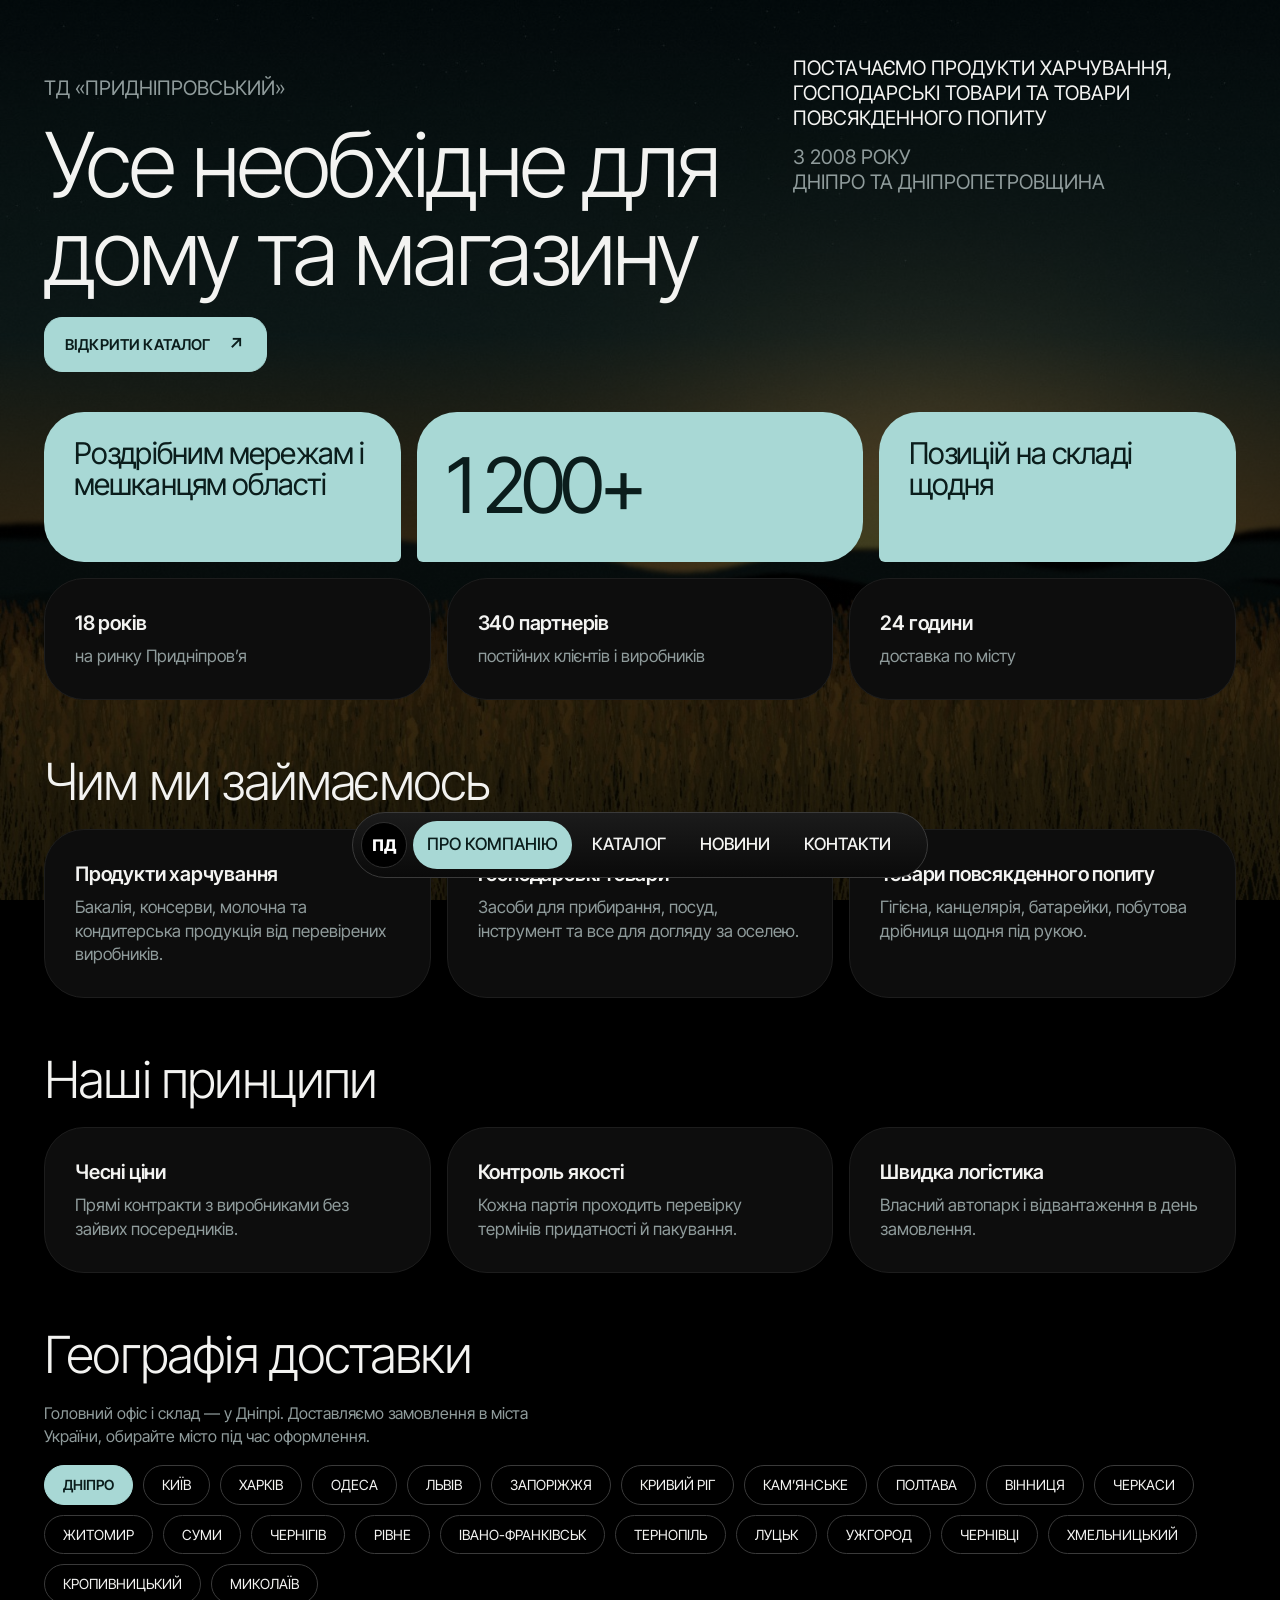
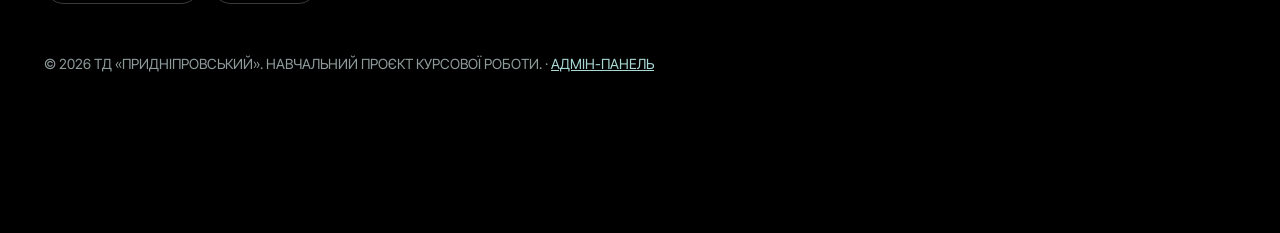
<file: corporate-site (5)/index.html>
<!DOCTYPE html>
<html lang="uk">
<head>
<meta charset="UTF-8">
<meta name="viewport" content="width=device-width, initial-scale=1">
<title>ТД «Придніпровський» — корпоративний сайт</title>
<link href="https://fonts.googleapis.com/css2?family=Inter+Tight:wght@300;400;500;600;800&display=swap" rel="stylesheet">
<link rel="stylesheet" href="css/style.css">
</head>
<body>
<nav class="dock" aria-label="Основне меню">
  <a class="mark" href="#about" title="ТД «Придніпровський»" aria-label="На головну">ПД</a>
  <a class="l" href="#about" data-p="about">Про компанію</a>
  <a class="l" href="#catalog" data-p="catalog">Каталог</a>
  <a class="l" href="#news" data-p="news">Новини</a>
  <a class="l" href="#contacts" data-p="contacts">Контакти</a>
</nav>


<main class="wrap">
<!-- ПРО КОМПАНІЮ -->
<section class="page" id="p-about">
  <div class="hero">
    <div>
      <p class="caps mut">ТД «Придніпровський»</p>
      <h1>Усе необхідне для дому та магазину</h1>
      <button class="btn p arrow" onclick="location.hash='catalog'">Відкрити каталог</button>
    </div>
    <div class="caps">
      Постачаємо продукти харчування, господарські товари та товари повсякденного попиту
      <p class="sm-note mut">З 2008 року<br>Дніпро та Дніпропетровщина</p>
    </div>
  </div>
  <div class="mintrow">
    <div class="bubble l">Роздрібним мережам і мешканцям області</div>
    <div class="bubble big">1 200+</div>
    <div class="bubble r">Позицій на складі щодня</div>
  </div>
  <div class="grid3" style="margin-top:16px">
    <div class="box"><h3>18 років</h3><p>на ринку Придніпров’я</p></div>
    <div class="box"><h3>340 партнерів</h3><p>постійних клієнтів і виробників</p></div>
    <div class="box"><h3>24 години</h3><p>доставка по місту</p></div>
  </div>
  <h2>Чим ми займаємось</h2>
  <div class="grid3">
    <div class="box"><h3>Продукти харчування</h3><p>Бакалія, консерви, молочна та кондитерська продукція від перевірених виробників.</p></div>
    <div class="box"><h3>Господарські товари</h3><p>Засоби для прибирання, посуд, інструмент та все для догляду за оселею.</p></div>
    <div class="box"><h3>Товари повсякденного попиту</h3><p>Гігієна, канцелярія, батарейки, побутова дрібниця щодня під рукою.</p></div>
  </div>
  <h2>Наші принципи</h2>
  <div class="grid3">
    <div class="box"><h3>Чесні ціни</h3><p>Прямі контракти з виробниками без зайвих посередників.</p></div>
    <div class="box"><h3>Контроль якості</h3><p>Кожна партія проходить перевірку термінів придатності й пакування.</p></div>
    <div class="box"><h3>Швидка логістика</h3><p>Власний автопарк і відвантаження в день замовлення.</p></div>
  </div>
  <h2>Географія доставки</h2>
  <p class="mut" style="max-width:60ch;margin:0 0 18px">Головний офіс і склад — у Дніпрі. Доставляємо замовлення в міста України, обирайте місто під час оформлення.</p>
  <div class="chips"><span class="chip hq">Дніпро</span><span class="chip">Київ</span><span class="chip">Харків</span><span class="chip">Одеса</span><span class="chip">Львів</span><span class="chip">Запоріжжя</span><span class="chip">Кривий Ріг</span><span class="chip">Кам’янське</span><span class="chip">Полтава</span><span class="chip">Вінниця</span><span class="chip">Черкаси</span><span class="chip">Житомир</span><span class="chip">Суми</span><span class="chip">Чернігів</span><span class="chip">Рівне</span><span class="chip">Івано-Франківськ</span><span class="chip">Тернопіль</span><span class="chip">Луцьк</span><span class="chip">Ужгород</span><span class="chip">Чернівці</span><span class="chip">Хмельницький</span><span class="chip">Кропивницький</span><span class="chip">Миколаїв</span></div>
</section>

<!-- КАТАЛОГ -->
<section class="page" id="p-catalog">
  <h1>Каталог товарів</h1>
  <div class="tools">
    <label>Пошук за назвою або виробником<input id="q" type="search" placeholder="Наприклад: Олейна"></label>
    <label>Категорія<select id="fc"></select></label>
    <label>Виробник<select id="fm"></select></label>
    <label>Ціна, грн<span class="row2"><input id="pmin" type="number" min="0" placeholder="від"><input id="pmax" type="number" min="0" placeholder="до"></span></label>
    <label>Наявність<select id="fs"><option value="">Усі</option><option value="1">В наявності</option><option value="0">Немає в наявності</option></select></label>
    <label>Сортування<select id="so"><option value="">За замовчуванням</option><option value="asc">Ціна: від нижчої</option><option value="desc">Ціна: від вищої</option></select></label>
  </div>
  <div class="meta"><span id="cnt"></span><span class="acts"><button class="btn p sm" id="cartBtn">Кошик (0)</button><button class="btn sm" id="reset">Скинути фільтри</button><button class="btn p sm arrow" id="add">Додати товар</button></span></div>
  <div class="cards" id="cards"></div>
</section>

<!-- НОВИНИ -->
<section class="page" id="p-news">
  <h1>Новини компанії</h1>
  <div class="news">
    <article class="box"><time>12 листопада 2026</time><h3>Відкрито новий склад у Дніпрі</h3><p>Площа складу збільшилась на 2 000 м², що дозволило втричі скоротити час комплектації замовлень.</p></article>
    <article class="box"><time>28 жовтня 2026</time><h3>Нові партнери серед виробників круп і олії</h3><p>Підписано договори на прямі поставки, тому ціни на бакалію в каталозі знижено в середньому на 4%.</p></article>
    <article class="box"><time>5 жовтня 2026</time><h3>Оптова знижка для постійних клієнтів</h3><p>Від 20 000 грн у місяць діє індивідуальна знижка. Деталі — у менеджерів відділу продажу.</p></article>
    <article class="box"><time>14 вересня 2026</time><h3>Запуск оновленого сайту</h3><p>Тепер каталог має пошук, фільтри та сортування, а товари оновлюються щодня.</p></article>
  </div>
</section>

<!-- КОНТАКТИ -->
<section class="page" id="p-contacts">
  <h1>Контакти</h1>
  <div class="grid3">
    <div class="box"><h3>Адреса</h3><p>м. Дніпро, вул. Січових Стрільців, 25<br>Склад: вул. Промислова, 7</p><h3>Графік роботи</h3><p>Пн–Пт: 9:00–18:00<br>Сб: 10:00–14:00</p></div>
    <div class="box"><h3>Зв’язок</h3><p>Тел.: <a href="tel:+380561234567">+38 (056) 123-45-67</a><br>E-mail: <a href="mailto:info@pridnipro.example">info@pridnipro.example</a></p></div>
    <div class="box"><h3>Написати нам</h3>
      <form id="cf" style="display:grid;gap:12px">
        <label>Ім’я<input required></label>
        <label>E-mail<input type="email" required></label>
        <label>Повідомлення<textarea rows="3" required></textarea></label>
        <button class="btn p arrow">Надіслати</button>
      </form></div>
  </div>
</section>
</main>
<footer><div class="wrap">© 2026 ТД «Придніпровський». Навчальний проєкт курсової роботи. · <a href="admin.html">Адмін-панель</a></div></footer>

<!-- Форма товару -->
<dialog id="dlg"><form id="pf" method="dialog">
  <h2 id="dt">Новий товар</h2>
  <label>Назва<input id="f-name" required maxlength="80"></label>
  <label>Опис<textarea id="f-desc" rows="3" required></textarea></label>
  <div class="row2">
    <label style="flex:1">Категорія<select id="f-cat" required></select></label>
    <label style="flex:1">Виробник<input id="f-maker" required></label>
  </div>
  <div class="row2">
    <label style="flex:1">Артикул<input id="f-sku" required></label>
    <label style="flex:1">Одиниця виміру<select id="f-unit"><option>шт</option><option>кг</option><option>л</option><option>уп</option></select></label>
  </div>
  <div class="row2">
    <label style="flex:1">Ціна, грн<input id="f-price" type="number" min="0" step="0.01" required></label>
    <label style="flex:1">Наявність<select id="f-stock"><option value="1">В наявності</option><option value="0">Немає в наявності</option></select></label>
  </div>
  <label>Фото (необов’язково)<input id="f-img" type="file" accept="image/*"></label>
  <img id="pv" class="pv" alt="" hidden>
  <div class="row2" style="justify-content:flex-end"><button type="button" class="btn" id="cancel">Скасувати</button><button class="btn p" id="save">Зберегти</button></div>
</form></dialog>
<dialog id="cd"><form id="cform" method="dialog">
  <h2>Оформлення замовлення</h2>
  <div id="clist"></div>
  <div class="total" id="ctotal"></div>
  <label>Ім’я<input id="c-name" required></label>
  <label>Телефон<input id="c-phone" type="tel" required placeholder="+380..."></label>
  <label>Місто<select id="c-city" required></select></label>
  <label>Адреса (вулиця, будинок, відділення)<input id="c-addr" required></label>
  <label>Коментар<textarea id="c-com" rows="2"></textarea></label>
  <div class="row2" style="justify-content:flex-end"><button type="button" class="btn" id="ccancel">Закрити</button><button class="btn p arrow">Оформити замовлення</button></div>
</form></dialog>
<div class="toast" id="toast" role="status"></div>

<script src="js/data.js"></script>
<script src="js/script.js"></script>
</body>
</html>
</file>
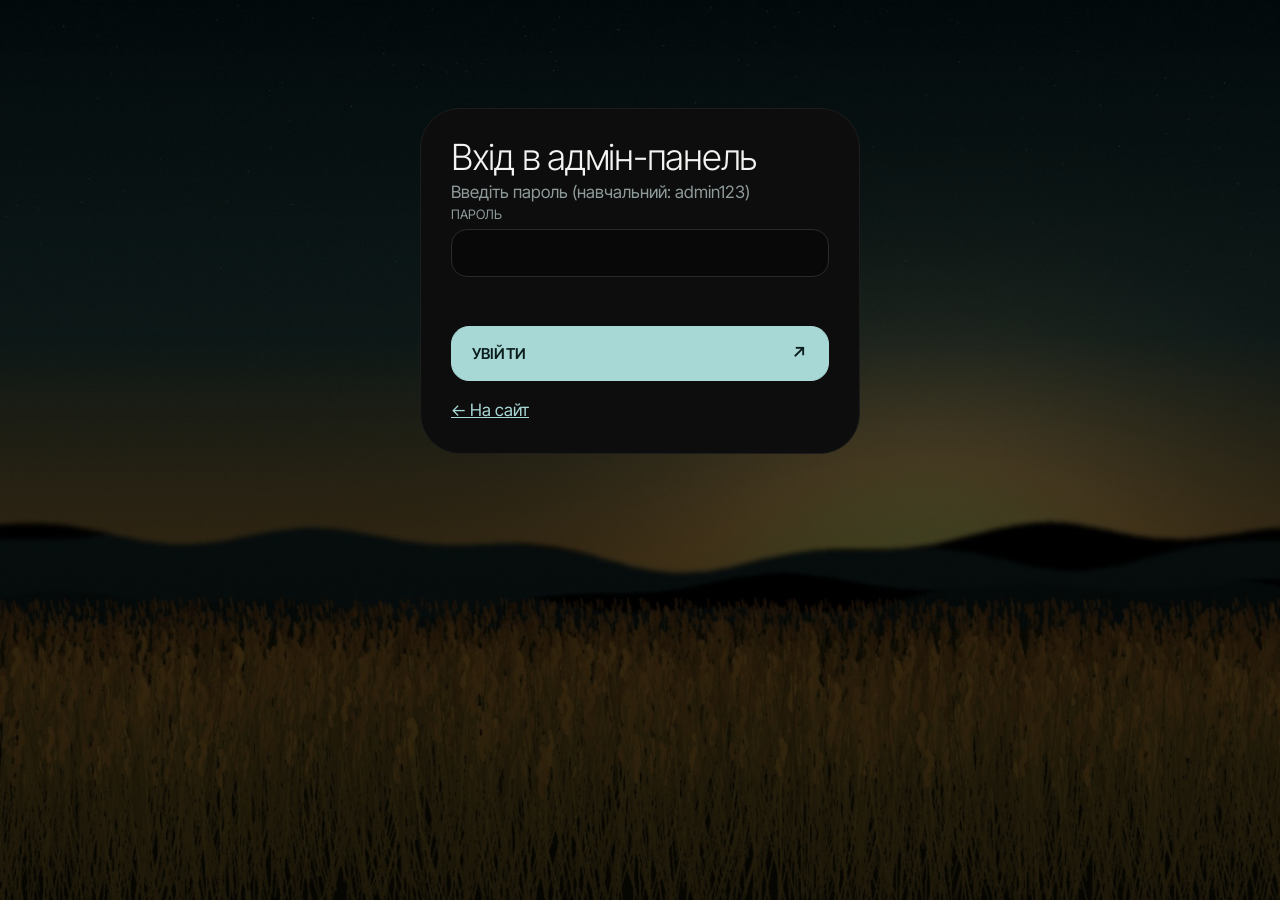
<file: corporate-site (5)/admin.html>
<!DOCTYPE html>
<html lang="uk">
<head>
<meta charset="UTF-8">
<meta name="viewport" content="width=device-width, initial-scale=1">
<title>Адмін-панель замовлень — ТД «Придніпровський»</title>
<link href="https://fonts.googleapis.com/css2?family=Inter+Tight:wght@300;400;500;600;800" rel="stylesheet">
<link rel="stylesheet" href="css/style.css">
</head>
<body>
<main class="wrap">
<section id="login" class="box">
  <h2 style="margin:0 0 6px;font-size:36px">Вхід в адмін-панель</h2>
  <p class="mut">Введіть пароль (навчальний: admin123)</p>
  <form id="lf"><label>Пароль<input id="pw" type="password" required autocomplete="current-password"></label>
  <p class="err" id="lerr" role="alert"></p>
  <button class="btn p arrow">Увійти</button></form>
  <p style="margin:18px 0 0"><a href="index.html">← На сайт</a></p>
</section>

<section id="app" hidden>
  <div class="atop"><h1>Замовлення</h1>
    <span class="acts"><button class="btn p arrow" id="newBtn">Нове замовлення</button><a class="btn" href="index.html" style="text-decoration:none">На сайт</a><button class="btn" id="logout">Вийти</button></span></div>
  <div class="astats" id="st"></div>
  <div class="tools" style="margin-bottom:18px">
    <label>Пошук (№, ім’я, місто, телефон)<input id="q" type="search"></label>
    <label>Статус<select id="fs"></select></label>
  </div>
  <div id="list"></div>
</section>
</main>

<dialog id="dd"><form method="dialog" onsubmit="return false">
  <h2 id="dtt"></h2><div id="dbody"></div>
  <div class="row2" style="justify-content:flex-end"><button type="button" class="btn" id="dclose">Закрити</button><button type="button" class="btn p" id="dsave">Зберегти статус</button></div>
</form></dialog>

<dialog id="nd"><form id="nf" method="dialog">
  <h2>Нове замовлення</h2>
  <label>Ім’я клієнта<input id="n-name" required></label>
  <label>Телефон<input id="n-phone" type="tel" required></label>
  <label>Місто<select id="n-city" required></select></label>
  <label>Адреса (вулиця, будинок, відділення)<input id="n-addr" required></label>
  <label>Коментар<textarea id="n-com" rows="2"></textarea></label>
  <div id="nrows" style="display:grid;gap:8px"></div>
  <button type="button" class="btn sm" id="addrow" style="justify-self:start">+ Додати позицію</button>
  <div class="total" id="ntotal"></div>
  <div class="row2" style="justify-content:flex-end"><button type="button" class="btn" id="ncancel">Скасувати</button><button class="btn p">Створити</button></div>
</form></dialog>
<div class="toast" id="toast" role="status"></div>
<script src="js/data.js"></script>
<script src="js/admin.js"></script>
</body>
</html>
</file>
<file: corporate-site (5)/css/style.css>
:root{--ph:#bfe3df;--bg:#000;--card:#0d0d0d;--card2:#151515;--line:#2a2a2a;--ink:#f3f3f1;--mut:#8f9b9b;--mint:#a8d8d5;--mintink:#0b1d1c;--bad:#ff8a7a;--ok:#7fe0b0}
*{box-sizing:border-box}
html{scroll-behavior:smooth}
body{margin:0;color:var(--ink);font:16px/1.4 "Inter Tight","Helvetica Neue",Arial,sans-serif;
  background-color:var(--bg);padding-bottom:130px}
/* Фонове фото (img/bg.jpg) із затемненням для читабельності */
body::before{content:"";position:fixed;inset:0;z-index:-1;background:linear-gradient(rgba(0,0,0,.62),rgba(0,0,0,.84)),url(../img/bg.jpg) center/cover no-repeat}
a{color:var(--mint)}
.wrap{max-width:1240px;margin:0 auto;padding:0 24px}
a:focus-visible,button:focus-visible,input:focus-visible,select:focus-visible,textarea:focus-visible{outline:2px solid var(--mint);outline-offset:3px}

/* Нижнє меню-пігулка */
.dock{position:fixed;left:50%;bottom:22px;transform:translateX(-50%);z-index:30;display:flex;align-items:center;gap:6px;
  padding:8px 22px 8px 8px;border:1px solid #3a3a3a;border-radius:999px;background:linear-gradient(#1b1b1b,#0a0a0a);max-width:calc(100vw - 24px);overflow-x:auto}
.mark{width:46px;height:46px;border-radius:50%;background:#000;display:grid;place-items:center;flex:none;text-decoration:none;color:#fff;font-weight:800;border:1px solid #2f2f2f}
.dock a.l{padding:12px 14px;color:var(--ink);text-decoration:none;text-transform:uppercase;font-weight:500;font-size:17px;white-space:nowrap;border-radius:999px}
.dock a.l:hover{color:var(--mint)}
.dock a.l.on{background:var(--mint);color:var(--mintink)}

.page{display:none;padding:56px 0 40px}.page.on{display:block}
h1{font-weight:300;font-size:clamp(40px,7vw,96px);line-height:.98;letter-spacing:-.045em;margin:0 0 20px}
h2{font-weight:300;font-size:clamp(30px,4vw,52px);letter-spacing:-.035em;line-height:1;margin:56px 0 22px}
h3{margin:0 0 8px;font-weight:600;font-size:20px;letter-spacing:-.01em}
.caps{text-transform:uppercase;font-size:20px;line-height:1.25;color:var(--ink)}
.mut{color:var(--mut)}

.hero{display:grid;grid-template-columns:1.6fr 1fr;gap:40px;align-items:start}
.sm-note{margin-top:14px;max-width:34ch}

/* М'ятні блоки */
.mintrow{display:grid;grid-template-columns:1fr 1.25fr 1fr;gap:16px;margin-top:40px;align-items:stretch}
.bubble{background:var(--mint);color:var(--mintink);border-radius:40px;padding:26px 30px;font-size:30px;line-height:1.05;letter-spacing:-.03em;min-height:150px}
.bubble.big{display:flex;align-items:center;font-size:clamp(48px,6vw,92px);font-weight:400;letter-spacing:-.06em;border-radius:40px 40px 40px 6px}
.bubble.l{border-radius:40px 40px 6px 40px}.bubble.r{border-radius:40px 40px 40px 6px}

/* Темні картки */
.grid3{display:grid;grid-template-columns:repeat(auto-fit,minmax(270px,1fr));gap:16px}
.box{background:var(--card);border:1px solid #1d1d1d;border-radius:40px;padding:30px}
.box p{margin:0;color:var(--mut);font-size:17px}

/* Кнопки */
.btn{font:inherit;text-transform:uppercase;font-weight:600;font-size:15px;letter-spacing:.01em;color:var(--ink);cursor:pointer;
  display:inline-flex;align-items:center;justify-content:space-between;gap:18px;padding:14px 20px;border-radius:18px;border:1px solid #3d3d3d;
  background:linear-gradient(#1a1a1a,#080808)}
.btn:hover{border-color:var(--mint)}
.btn.p{background:var(--mint);color:var(--mintink);border-color:var(--mint)}
.btn.sm{padding:10px 14px;font-size:13px;border-radius:14px}
.btn.del{color:var(--bad)}
.btn.arrow::after{content:"↗";font-size:18px}

/* Каталог */
.tools{background:var(--card);border:1px solid #1d1d1d;border-radius:36px;padding:22px;display:grid;grid-template-columns:repeat(auto-fit,minmax(180px,1fr));gap:14px}
label{display:flex;flex-direction:column;gap:6px;font-size:13px;color:var(--mut);text-transform:uppercase}
input,select,textarea{font:inherit;font-size:16px;text-transform:none;color:var(--ink);background:#080808;border:1px solid var(--line);border-radius:16px;padding:12px 14px;width:100%}
select option{background:#111}
.row2{display:flex;gap:8px}
.meta{display:flex;justify-content:space-between;align-items:center;margin:20px 0;gap:10px;flex-wrap:wrap;color:var(--mut);text-transform:uppercase;font-size:14px}
.meta .acts{display:flex;gap:8px;flex-wrap:wrap}
.cards{display:grid;grid-template-columns:repeat(auto-fill,minmax(270px,1fr));gap:16px}
.card{background:var(--card);border:1px solid #1d1d1d;border-radius:40px;padding:14px;display:flex;flex-direction:column}
.cb{padding:16px 8px 8px;display:flex;flex-direction:column;gap:8px;flex:1}
.cb h3{font-size:22px;line-height:1.1;font-weight:500;letter-spacing:-.02em;margin:0}
.cb p{margin:0;font-size:15px;color:var(--mut)}
.tag{display:inline-block;align-self:flex-start;font-size:12px;text-transform:uppercase;color:var(--mintink);background:var(--mint);border-radius:999px;padding:4px 12px;font-weight:600}
.spec{font-size:13px;color:var(--mut);text-transform:uppercase}
.price{font-size:34px;letter-spacing:-.04em;font-weight:400}
.price small{font-size:14px;color:var(--mut);letter-spacing:0;text-transform:uppercase}
.st{font-size:13px;font-weight:600;text-transform:uppercase}.st.y{color:var(--ok)}.st.n{color:var(--bad)}
.act{display:flex;gap:8px;margin-top:auto;padding-top:12px;flex-wrap:wrap}
.empty{padding:50px;text-align:center;color:var(--mut);border:1px dashed var(--line);border-radius:36px}

/* Новини */
.news{display:grid;gap:14px}
.news .box{display:grid;grid-template-columns:200px 1fr;gap:24px;align-items:start}
.news time{color:var(--mint);text-transform:uppercase;font-size:16px}
.news h3{font-size:28px;font-weight:400;letter-spacing:-.03em}

dialog{border:1px solid #333;border-radius:36px;padding:0;background:#0b0b0b;color:var(--ink);width:min(580px,94vw)}
dialog::backdrop{background:rgba(0,0,0,.75)}
dialog form{padding:28px;display:grid;gap:14px}
dialog h2{margin:0 0 4px;font-size:34px}
.pv{width:100%;max-height:160px;object-fit:cover;border-radius:20px}
.toast{position:fixed;bottom:100px;left:50%;transform:translateX(-50%);background:var(--mint);color:var(--mintink);padding:12px 22px;border-radius:999px;font-weight:600;opacity:0;pointer-events:none;z-index:50}
.toast.on{opacity:1}
footer{padding:10px 0 30px;color:var(--mut);font-size:14px;text-transform:uppercase}
@media(max-width:860px){.hero,.mintrow{grid-template-columns:1fr}.news .box{grid-template-columns:1fr;gap:8px}.dock a.l{font-size:14px;padding:10px}}
@media(prefers-reduced-motion:reduce){*{scroll-behavior:auto!important}}

/* Кошик, замовлення, адмін-панель */
.btn:disabled{opacity:.35;cursor:not-allowed}
/* Фон за товаром: біле тло фото зливається з кольором --ph (змініть його на свій) */
.ph{background:var(--ph);border-radius:28px;overflow:hidden;aspect-ratio:4/3}
.ph img{display:block;width:100%;height:100%;object-fit:contain;padding:12px;mix-blend-mode:multiply}
.crow{display:grid;grid-template-columns:1fr auto auto;gap:14px;align-items:center;padding:12px 0;border-bottom:1px solid #1f1f1f}
.qty{display:flex;align-items:center;gap:8px}
.total{font-size:28px;letter-spacing:-.03em;text-align:right;margin:6px 0}
.sm{font-size:13px}
footer a{color:var(--mint)}
.atop{display:flex;justify-content:space-between;align-items:center;gap:12px;flex-wrap:wrap;padding:30px 0 10px}
.atop h1{font-size:clamp(34px,5vw,64px);margin:0}
.atop .acts,.orow .acts{display:flex;gap:8px;flex-wrap:wrap}
.astats{display:grid;grid-template-columns:repeat(auto-fit,minmax(190px,1fr));gap:14px;margin:22px 0}
.astat{background:var(--mint);color:var(--mintink);border-radius:36px 36px 36px 6px;padding:20px 26px;text-transform:uppercase;font-size:13px}
.astat b{display:block;font-size:46px;font-weight:400;letter-spacing:-.05em;text-transform:none}
.orow{display:grid;grid-template-columns:140px 1.3fr 1fr 170px auto;gap:14px;align-items:center;background:var(--card);border:1px solid #1d1d1d;border-left:6px solid var(--mint);border-radius:28px;padding:16px 22px;margin-bottom:10px}
.orow.s-new{border-left-color:#ffd166}.orow.s-work{border-left-color:#7ab6ff}.orow.s-sent{border-left-color:#c4a6ff}.orow.s-done{border-left-color:var(--ok)}.orow.s-cancel{border-left-color:var(--bad);opacity:.6}
.nrow{display:grid;grid-template-columns:1fr 90px auto;gap:8px}
#login{max-width:440px;margin:12vh auto}
#login form{display:grid;gap:14px}
.err{color:var(--bad);min-height:1.2em;margin:0}
@media(max-width:900px){.orow{grid-template-columns:1fr 1fr}.crow{grid-template-columns:1fr auto}}

/* Міста України */
.chips{display:flex;flex-wrap:wrap;gap:10px}
.chip{border:1px solid #3a3a3a;border-radius:999px;padding:9px 18px;text-transform:uppercase;font-size:14px;background:rgba(0,0,0,.55)}
.chip.hq{background:var(--mint);color:var(--mintink);border-color:var(--mint);font-weight:600}
</file>
